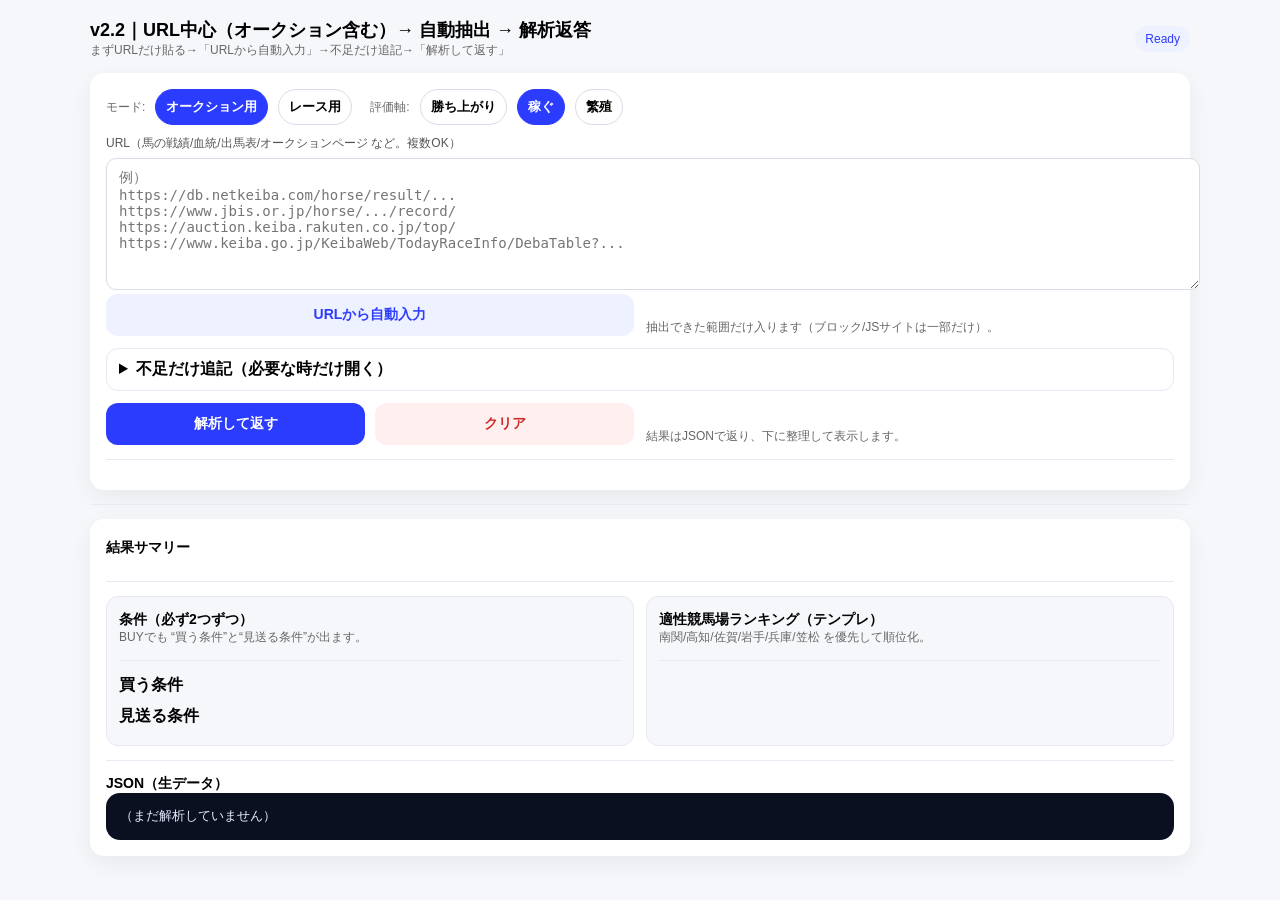
<file: static_v22/index.html>
<!doctype html>
<html lang="ja">
<head>
  <meta charset="utf-8" />
  <meta name="viewport" content="width=device-width,initial-scale=1" />
  <title>Auction / Race AI Analyzer v2.2</title>
  <style>
    body { font-family: -apple-system, BlinkMacSystemFont, "Hiragino Sans", "Noto Sans JP", sans-serif; margin: 0; background: #f6f7fb; }
    .wrap { max-width: 1100px; margin: 0 auto; padding: 18px; }
    .card { background: #fff; border-radius: 14px; padding: 16px; box-shadow: 0 8px 24px rgba(0,0,0,.06); }
    .row { display: grid; grid-template-columns: 1fr 1fr; gap: 12px; }
    .row3 { display: grid; grid-template-columns: 1fr 1fr 1fr; gap: 12px; }
    @media (max-width: 900px){ .row,.row3{ grid-template-columns: 1fr; } }
    label { font-size: 12px; color: #555; display:block; margin: 10px 0 6px; }
    input, textarea, select { width: 100%; border: 1px solid #d9dce7; border-radius: 10px; padding: 10px 12px; font-size: 14px; background: #fff; }
    textarea { min-height: 110px; resize: vertical; }
    .topbar { display:flex; justify-content: space-between; align-items:center; gap: 12px; margin-bottom: 14px; }
    .title { font-size: 18px; font-weight: 900; }
    .pill { background: #eef1ff; color: #2b3cff; border-radius: 999px; padding: 6px 10px; font-size: 12px; }
    .btn { cursor:pointer; border: 0; border-radius: 12px; padding: 12px 14px; font-size: 14px; font-weight: 900; }
    .btn-primary { background: #2b3cff; color: #fff; }
    .btn-ghost { background: #eef1ff; color: #2b3cff; }
    .btn-warn { background: #ffefef; color: #cc2a2a; }
    .out { white-space: pre-wrap; background: #0b1020; color: #e7ecff; border-radius: 14px; padding: 14px; font-family: ui-monospace, SFMono-Regular, Menlo, monospace; font-size: 13px; line-height: 1.45; }
    .muted { color:#666; font-size:12px; }
    .hr { height:1px; background:#e7e9f3; margin:14px 0; }
    .mode { display:flex; gap:10px; align-items:center; flex-wrap: wrap; }
    .mode button { padding: 8px 10px; border-radius: 999px; border: 1px solid #d9dce7; background: #fff; font-weight: 900; }
    .mode button.active { background:#2b3cff; color:#fff; border-color:#2b3cff; }

    .kpi { display:flex; gap:10px; flex-wrap: wrap; margin-top: 10px; }
    .kpi .box { background:#f6f7fb; border:1px solid #e7e9f3; border-radius:12px; padding:10px 12px; min-width: 190px; }
    .kpi .label { font-size:12px; color:#555; }
    .kpi .value { font-size:18px; font-weight:900; margin-top:4px; }

    .grid2 { display:grid; grid-template-columns: 1fr 1fr; gap: 12px; }
    @media (max-width: 900px){ .grid2{ grid-template-columns: 1fr; } }

    .sectionTitle { font-size: 14px; font-weight: 900; margin-top: 4px; }
    .list { background:#f6f7fb; border:1px solid #e7e9f3; border-radius: 12px; padding: 10px 12px; }
    .list ul { margin: 8px 0 0 18px; }
    .rankRow { display:flex; justify-content: space-between; gap: 10px; padding: 6px 0; border-bottom: 1px dashed #e7e9f3; }
    .rankRow:last-child{ border-bottom:none; }
    .badge { font-weight:900; }
    .preview { display:flex; gap:12px; flex-wrap: wrap; margin-top: 8px; }
    .thumb { width: 160px; height: 120px; object-fit: cover; border-radius: 12px; border: 1px solid #e7e9f3; background:#fff; }

    details { background:#fff; border:1px solid #e7e9f3; border-radius:12px; padding:10px 12px; }
    summary { cursor:pointer; font-weight:900; }
    .mini { font-size:12px; }
  </style>
</head>
<body>
  <div class="wrap">
    <div class="topbar">
      <div>
        <div class="title">v2.2｜URL中心（オークション含む）→ 自動抽出 → 解析返答</div>
        <div class="muted">まずURLだけ貼る→「URLから自動入力」→不足だけ追記→「解析して返す」</div>
      </div>
      <div class="pill" id="statusPill">Ready</div>
    </div>

    <div class="card">
      <div class="mode">
        <span class="muted">モード:</span>
        <button id="modeAuction" class="active" type="button">オークション用</button>
        <button id="modeRace" type="button">レース用</button>

        <span class="muted" style="margin-left:8px;">評価軸:</span>
        <button id="axisWin" type="button">勝ち上がり</button>
        <button id="axisEarn" class="active" type="button">稼ぐ</button>
        <button id="axisBreed" type="button">繁殖</button>
      </div>

      <label>URL（馬の戦績/血統/出馬表/オークションページ など。複数OK）</label>
      <textarea id="horse_url" placeholder="例）&#10;https://db.netkeiba.com/horse/result/...&#10;https://www.jbis.or.jp/horse/.../record/&#10;https://auction.keiba.rakuten.co.jp/top/&#10;https://www.keiba.go.jp/KeibaWeb/TodayRaceInfo/DebaTable?..."></textarea>

      <div class="row" style="align-items:end;">
        <button id="btnExtract" class="btn btn-ghost" type="button">URLから自動入力</button>
        <div class="muted">抽出できた範囲だけ入ります（ブロック/JSサイトは一部だけ）。</div>
      </div>

      <details style="margin-top:12px;">
        <summary>不足だけ追記（必要な時だけ開く）</summary>

        <div class="row3">
          <div><label>馬名</label><input id="horse_name" /></div>
          <div><label>年齢</label><input id="age" type="number" min="2" max="20" /></div>
          <div>
            <label>性別</label>
            <select id="sex">
              <option value="">（未指定）</option>
              <option value="牡">牡</option>
              <option value="牝">牝</option>
              <option value="セン">セン</option>
            </select>
          </div>
        </div>

        <div class="row3">
          <div><label>父</label><input id="sire" /></div>
          <div><label>母</label><input id="dam" /></div>
          <div><label>母父</label><input id="dam_sire" /></div>
        </div>

        <div class="row">
          <div>
            <label>制約（予算・期間・リスク許容）</label>
            <input id="constraints" placeholder="例）上限300万、半年で回収目線、リスク中" />
            <label>予算上限（万円、任意）</label>
            <input id="max_budget_man" type="number" step="0.1" placeholder="例）300" />
          </div>
          <div>
            <label>想定競馬場/地域（任意）</label>
            <textarea id="target_tracks" placeholder="例）南関→佐賀も検討"></textarea>
          </div>
        </div>

        <div class="row">
          <div>
            <label>オークション情報 / 募集文（URL抽出されます。必要なら追記）</label>
            <textarea id="auction_context"></textarea>
          </div>
          <div>
            <label>過去走（URL抽出されます。必要なら追記）</label>
            <textarea id="past_performance_text"></textarea>
          </div>
        </div>

        <div class="row">
          <div>
            <label>歩様/動画メモ（任意）</label>
            <textarea id="gait_notes"></textarea>
          </div>
          <div>
            <label>写真（任意）</label>
            <input id="photo" type="file" accept="image/*" />
            <div class="preview" id="photoPrev"></div>
            <label style="margin-top:10px;">動画（任意）</label>
            <input id="video" type="file" accept="video/*" />
            <div class="muted mini">サーバにffmpegがある場合だけフレーム抽出します。</div>
          </div>
        </div>
      </details>

      <div class="row" style="align-items:end; margin-top:12px;">
        <div style="display:flex; gap:10px;">
          <button id="btnAnalyze" class="btn btn-primary" type="button" style="width:100%;">解析して返す</button>
          <button id="btnClear" class="btn btn-warn" type="button" style="width:100%;">クリア</button>
        </div>
        <div class="muted">結果はJSONで返り、下に整理して表示します。</div>
      </div>

      <div class="hr"></div>
      <div class="muted mini" id="extractReport"></div>
    </div>

    <div class="hr"></div>

    <div class="card">
      <div class="sectionTitle">結果サマリー</div>
      <div class="kpi" id="kpi"></div>

      <div class="hr"></div>

      <div class="grid2">
        <div class="list">
          <div class="sectionTitle">条件（必ず2つずつ）</div>
          <div class="muted">BUYでも “買う条件”と“見送る条件”が出ます。</div>
          <div class="hr"></div>
          <div><span class="badge">買う条件</span><ul id="buyConds"></ul></div>
          <div style="margin-top:10px;"><span class="badge">見送る条件</span><ul id="passConds"></ul></div>
        </div>
        <div class="list">
          <div class="sectionTitle">適性競馬場ランキング（テンプレ）</div>
          <div class="muted">南関/高知/佐賀/岩手/兵庫/笠松 を優先して順位化。</div>
          <div class="hr"></div>
          <div id="trackRanking"></div>
        </div>
      </div>

      <div class="hr"></div>
      <div class="sectionTitle">JSON（生データ）</div>
      <div class="out" id="out">（まだ解析していません）</div>
    </div>
  </div>

<script>
  const statusPill = document.getElementById("statusPill");
  const out = document.getElementById("out");
  const kpi = document.getElementById("kpi");
  const buyConds = document.getElementById("buyConds");
  const passConds = document.getElementById("passConds");
  const trackRanking = document.getElementById("trackRanking");
  const extractReport = document.getElementById("extractReport");

  let mode = "auction";
  let axis = "稼ぐ";

  const btnAuction = document.getElementById("modeAuction");
  const btnRace = document.getElementById("modeRace");
  const axisWin = document.getElementById("axisWin");
  const axisEarn = document.getElementById("axisEarn");
  const axisBreed = document.getElementById("axisBreed");

  function setMode(m){
    mode = m;
    btnAuction.classList.toggle("active", m==="auction");
    btnRace.classList.toggle("active", m==="race");
  }
  function setAxis(a){
    axis = a;
    axisWin.classList.toggle("active", a==="勝ち上がり");
    axisEarn.classList.toggle("active", a==="稼ぐ");
    axisBreed.classList.toggle("active", a==="繁殖");
  }
  btnAuction.addEventListener("click", ()=>setMode("auction"));
  btnRace.addEventListener("click", ()=>setMode("race"));
  axisWin.addEventListener("click", ()=>setAxis("勝ち上がり"));
  axisEarn.addEventListener("click", ()=>setAxis("稼ぐ"));
  axisBreed.addEventListener("click", ()=>setAxis("繁殖"));

  function v(id){ return document.getElementById(id).value; }
  function setStatus(t){ statusPill.textContent = t; }

  function box(label, value){
    return `
      <div class="box">
        <div class="label">${label}</div>
        <div class="value">${value ?? ""}</div>
      </div>
    `;
  }

  function renderKPI(obj){
    const parts = [];
    parts.push(box("判断", obj.buy_decision));
    parts.push(box("confidence", obj.decision_confidence!=null ? Math.round(obj.decision_confidence*100)+"%" : ""));
    parts.push(box("評価軸", obj.purpose_axis || axis));

    parts.push(box("理想（万円）", obj.bid_ideal_man ?? ""));
    parts.push(box("上限（万円）", obj.bid_max_man ?? ""));
    parts.push(box("見送りライン（万円）", obj.bid_walkaway_man ?? ""));

    if(obj.best_distance) parts.push(box("適性距離", obj.best_distance));
    if(obj.running_style) parts.push(box("脚質推定", obj.running_style));
    kpi.innerHTML = parts.join("");
  }

  function renderConds(listEl, arr){
    listEl.innerHTML = "";
    (arr || []).slice(0,2).forEach(s=>{
      const li = document.createElement("li");
      li.textContent = s;
      listEl.appendChild(li);
    });
  }

  function renderRanking(arr){
    trackRanking.innerHTML = "";
    (arr || []).forEach((r, idx)=>{
      const pct = r.fit_score!=null ? Math.round(r.fit_score*100) : "";
      const div = document.createElement("div");
      div.className = "rankRow";
      div.innerHTML = `<div><span class="badge">#${idx+1} ${r.track}</span>　<span class="muted">${r.reason||""}</span></div><div class="badge">${pct}%</div>`;
      trackRanking.appendChild(div);
    });
  }

  function previewPhoto(file){
    const prev = document.getElementById("photoPrev");
    prev.innerHTML = "";
    if(!file) return;
    const img = document.createElement("img");
    img.className = "thumb";
    img.src = URL.createObjectURL(file);
    prev.appendChild(img);
  }
  document.getElementById("photo").addEventListener("change", (e)=>{
    previewPhoto(e.target.files && e.target.files[0]);
  });

  async function postForm(url, fd){
    const res = await fetch(url, { method:"POST", body: fd });
    const raw = await res.text();
    let j;
    try { j = JSON.parse(raw); } catch { j = { detail: raw }; }
    if (!res.ok) throw new Error(j.detail || raw);
    if (!j.ok) throw new Error(j.detail || raw);
    return j;
  }

  async function extract(){
    setStatus("Extracting...");
    extractReport.textContent = "";
    const fd = new FormData();
    fd.append("urls", v("horse_url"));
    try{
      const j = await postForm("/api/extract", fd);
      const d = j.data || {};

      // auto-fill
      const map = {
        horse_name: d.horse_name,
        auction_context: d.auction_context,
        past_performance_text: d.past_performance_text
      };
      for(const k in map){
        if(map[k] != null && map[k] !== "") document.getElementById(k).value = map[k];
      }

      // show report
      const srcs = (d.sources || []).map(s=> `${s.source||"?"}: ${s.url}${s.error?(" / "+s.error):""}`);
      extractReport.textContent = "抽出元: " + (srcs.join(" | ") || "なし");
      setStatus("Ready");
    }catch(e){
      extractReport.textContent = "抽出Error: " + (e?.message || JSON.stringify(e));
      setStatus("Error");
    }
  }

  async function analyze(){
    setStatus("Analyzing...");
    out.textContent = "解析中...";
    kpi.innerHTML = "";
    buyConds.innerHTML = "";
    passConds.innerHTML = "";
    trackRanking.innerHTML = "";

    const fd = new FormData();
    fd.append("mode", mode);
    fd.append("purpose_axis", axis);

    fd.append("horse_url", v("horse_url"));
    fd.append("horse_name", v("horse_name"));
    if (v("age")) fd.append("age", String(parseInt(v("age"), 10)));
    fd.append("sex", v("sex"));
    fd.append("sire", v("sire"));
    fd.append("dam", v("dam"));
    fd.append("dam_sire", v("dam_sire"));

    fd.append("constraints", v("constraints"));
    if (v("max_budget_man")) fd.append("max_budget_man", String(parseFloat(v("max_budget_man"))));
    fd.append("auction_context", v("auction_context"));
    fd.append("past_performance_text", v("past_performance_text"));
    fd.append("gait_notes", v("gait_notes"));
    fd.append("target_tracks", v("target_tracks"));

    const photo = document.getElementById("photo").files[0];
    const video = document.getElementById("video").files[0];
    if(photo) fd.append("photo", photo);
    if(video) fd.append("video", video);

    try{
      const j = await postForm("/api/analyze", fd);
      const obj = JSON.parse(j.data);
      renderKPI(obj);
      renderConds(buyConds, obj.buy_conditions);
      renderConds(passConds, obj.pass_conditions);
      renderRanking(obj.track_ranking);
      out.textContent = JSON.stringify(obj, null, 2);
      setStatus("Done");
    }catch(e){
      out.textContent = "Error: " + (e?.message || JSON.stringify(e));
      setStatus("Error");
    }
  }

  document.getElementById("btnExtract").addEventListener("click", extract);
  document.getElementById("btnAnalyze").addEventListener("click", analyze);
  document.getElementById("btnClear").addEventListener("click", ()=>{
    ["horse_url","horse_name","age","sex","sire","dam","dam_sire","constraints","max_budget_man","auction_context","past_performance_text","gait_notes","target_tracks"].forEach(id=>{
      const el = document.getElementById(id);
      if(el.tagName==="SELECT") el.value="";
      else el.value="";
    });
    document.getElementById("photo").value = "";
    document.getElementById("video").value = "";
    document.getElementById("photoPrev").innerHTML = "";
    extractReport.textContent = "";
    kpi.innerHTML = "";
    buyConds.innerHTML = "";
    passConds.innerHTML = "";
    trackRanking.innerHTML = "";
    out.textContent = "（まだ解析していません）";
    setStatus("Ready");
    setMode("auction");
    setAxis("稼ぐ");
  });
</script>
</body>
</html>
</file>
